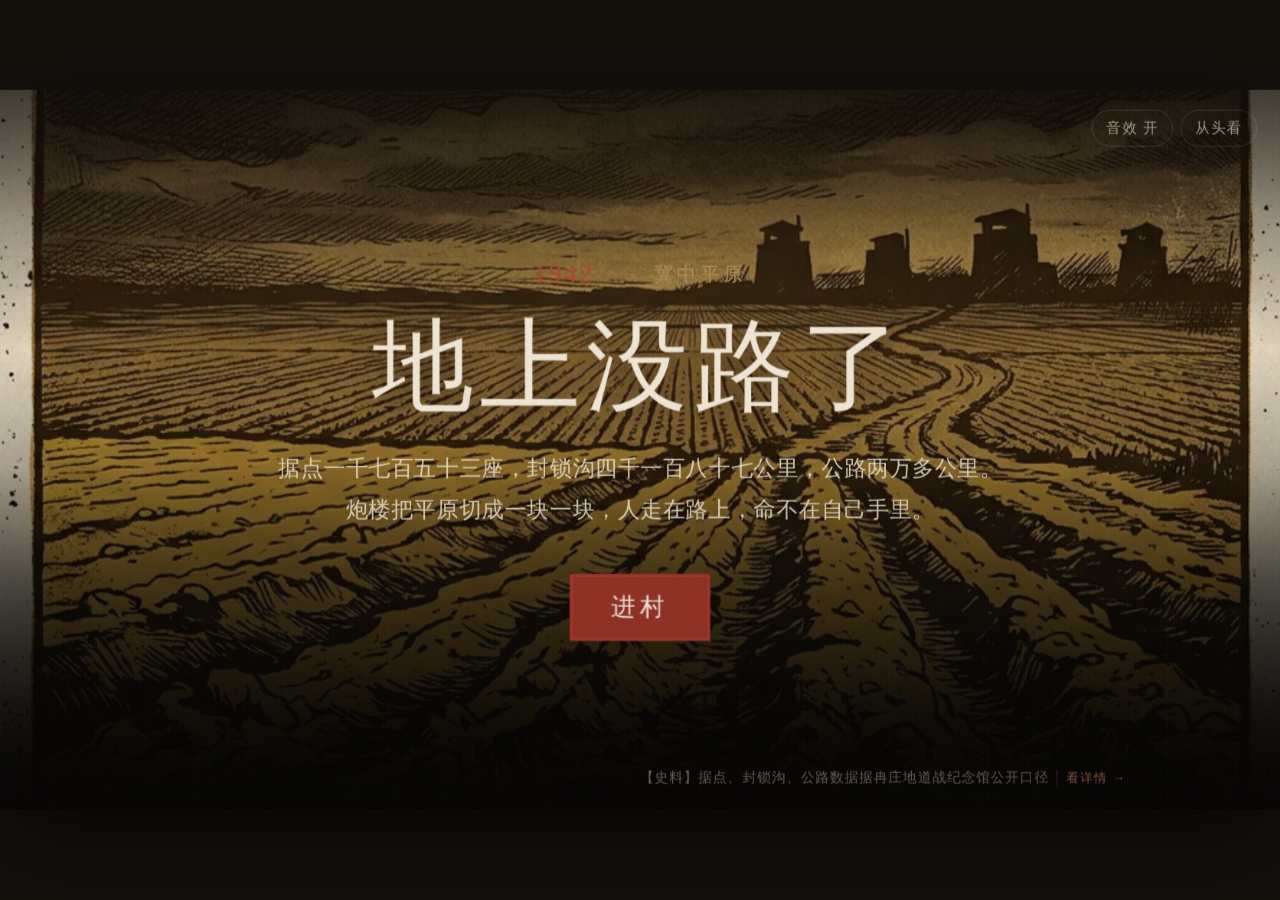
<file: index.html>
<!doctype html>
<html lang="zh-CN">
<head>
<meta charset="utf-8" />
<meta name="viewport" content="width=device-width, initial-scale=1, viewport-fit=cover" />
<meta name="description" content="1942 年冀中平原，人往土里走，路才活下来。一个可交互的地道战叙事网页。" />
<meta name="theme-color" content="#14100c" />
<title>地道战 · 地下长城</title>
<link rel="stylesheet" href="css/base.css" />
<link rel="stylesheet" href="css/stage.css" />
<link rel="stylesheet" href="css/scenes.css" />
<link rel="stylesheet" href="css/extra-intro.css" />
<link rel="stylesheet" href="css/extra-alarm.css" />
<link rel="stylesheet" href="css/extra-hunt.css" />
<link rel="stylesheet" href="css/extra-fortify.css" />
<link rel="stylesheet" href="css/extra-dossier.css" />
<link rel="stylesheet" href="css/extra-stats.css" />
</head>
<body class="booting">

<div id="rotate-hint" aria-hidden="true"><span>把手机横过来，看得更敞亮</span></div>

<div id="rotor">
  <div id="stage" class="stage">
    <div class="stage-grain" aria-hidden="true"></div>
    <div class="stage-vignette" aria-hidden="true"></div>
    <div class="film-grain" aria-hidden="true"></div>

    <!-- 0 · 序 -->
    <section class="scene" data-i="0" data-key="prologue">
      <div class="sc-bg" data-bg="plains" aria-hidden="true"></div>
      <div class="sc-inner sc-inner--center">
        <p class="sc-kicker"><b>1942</b><i></i>冀中平原</p>
        <h1 class="sc-title sc-title--xl">地上没路了</h1>
        <p class="sc-lede">据点一千七百五十三座，封锁沟四千一百八十七公里，公路两万多公里。<br />炮楼把平原切成一块一块，人走在路上，命不在自己手里。</p>
        <button class="btn btn--enter" id="btn-enter" type="button"><span>进村</span></button>
      </div>
      <p class="sc-src">【史料】据点、封锁沟、公路数据据冉庄地道战纪念馆公开口径</p>
    </section>

    <!-- 1 · 挖 -->
    <section class="scene" data-i="1" data-key="dig">
      <div class="sc-bg" data-bg="crack" aria-hidden="true"></div>
      <div class="sc-inner">
        <p class="sc-kicker"><b>一</b><i></i>挖</p>
        <h2 class="sc-title">自家院里挖个坑</h2>
        <p class="sc-lede">最早是单口的“蛤蟆蹲”——一口竖井，一个人躲。<br />1941 年冬，敌人发现一个，就往里灌水、放毒。<br />第二年开春，村里开始往两口、往院子里、往隔壁家挖。</p>
      </div>
      <div class="dig" id="dig">
        <div class="dig-soil" id="dig-soil" aria-hidden="true"></div>
        <div class="dig-shaft" id="dig-shaft" aria-hidden="true"></div>
        <div class="dig-grains" id="dig-grains" aria-hidden="true"></div>
        <p class="dig-hint" id="dig-hint">按住画面左右拖动，把土刨出来</p>
        <p class="dig-readout"><span id="dig-depth">0.0</span><i>米</i></p>
        <div class="dig-bar"><span id="dig-bar-fill"></span></div>
      </div>
      <p class="sc-src">【史料】单口“蛤蟆蹲”被破坏后改双口，再发展为户通户、村连村</p>
    </section>

    <!-- 2 · 连 -->
    <section class="scene" data-i="2" data-key="net">
      <div class="sc-bg" data-bg="paper" aria-hidden="true"></div>
      <div class="sc-inner sc-inner--top">
        <p class="sc-kicker"><b>二</b><i></i>连</p>
        <h2 class="sc-title">二十四条支线</h2>
        <p class="sc-lede">十字街四条干线二点二五公里；南北支线十三条，东西支线十一条。<br />户通户、村连村，全长三十二华里，约十六公里。</p>
      </div>
      <div class="puzzle" id="puzzle">
        <svg class="puzzle-stage" id="puzzle-svg" viewBox="124 56 1178 464" preserveAspectRatio="xMidYMid meet" aria-hidden="true"></svg>
        <div class="puzzle-tray" id="puzzle-tray" role="list" aria-label="待拼接的地道段"></div>
        <p class="puzzle-hint" id="puzzle-hint">把七段地道拖进图里，拼成十字街那张网</p>
        <div class="puzzle-count"><span id="puzzle-count">0</span> / 7</div>
      </div>
      <p class="sc-src">【史料】干线与支线数、全长据冉庄地道战纪念馆；洞宽 0.7—0.8 米、高 1—1.5 米</p>
    </section>

    <!-- 3 · 藏 -->
    <section class="scene" data-i="3" data-key="hide">
      <div class="sc-bg" data-bg="yard" aria-hidden="true"></div>
      <div class="sc-inner sc-inner--top">
        <p class="sc-kicker"><b>三</b><i></i>藏</p>
        <h2 class="sc-title">洞口就在脚下</h2>
      </div>
      <div class="cards" id="cards" aria-label="洞口伪装翻卡"></div>
      <p class="cards-hint" id="cards-hint">锅台、炕面、马槽底、井口、面柜、衣柜、织布机下、夹壁墙——平地上的洞口盖一块滑板，上面照常推碾子、垛柴火。把每张卡翻过来，看看它藏的是什么。</p>
      <p class="sc-src">【史料】洞口位置与“翻眼”防毒防水做法据冉庄地道战纪念馆</p>
    </section>

    <!-- 4 · 守 -->
    <section class="scene" data-i="4" data-key="guard">
      <div class="sc-bg" data-bg="night" aria-hidden="true"></div>
      <div class="sc-inner sc-inner--top">
        <p class="sc-kicker"><b>四</b><i></i>守</p>
        <h2 class="sc-title">五防：水毒火钻破</h2>
        <p class="sc-lede">灌水就挖“翻眼”把水引走；放毒就把毒气导进下层、封住口；<br />点火有挡火墙；敌人钻进来，有卡口和陷阱。</p>
      </div>
      <div class="quiz" id="quiz"></div>
      <p class="sc-src">【史料】五防与“翻眼”“卡口”做法据冉庄地道战纪念馆与民兵口述</p>
    </section>

    <!-- 5 · 打 -->
    <section class="scene" data-i="5" data-key="fight">
      <div class="sc-bg" data-bg="roof" aria-hidden="true"></div>
      <div class="sc-inner sc-inner--top">
        <p class="sc-kicker"><b>五</b><i></i>打</p>
        <h2 class="sc-title">打一枪，换一个地方</h2>
        <p class="sc-lede">村边先杀伤，把敌人往村里引；高房、院落、街巷三层火力；<br />打完就下地道，从另一个洞口出来。</p>
      </div>
      <div class="shooter" id="shooter">
        <div class="shooter-field" id="shooter-field"></div>
        <div class="shooter-hud">
          <span class="shooter-time" id="shooter-time">25.0</span>
          <span class="shooter-hit" id="shooter-hit">0</span>
          <span class="shooter-msg" id="shooter-msg"></span>
        </div>
        <button class="btn btn--small" id="shooter-start" type="button">开始</button>
      </div>
      <p class="sc-src">【影片】【史料】台词与战法，电影与史实分别标注</p>
    </section>

    <!-- 6 · 人 -->
    <section class="scene" data-i="6" data-key="man">
      <div class="sc-bg" data-bg="cell" aria-hidden="true"></div>
      <div class="sc-inner sc-inner--top">
        <p class="sc-kicker"><b>六</b><i></i>人</p>
        <h2 class="sc-title">张森林，三十四岁</h2>
        <p class="sc-lede">1943 年，敌人逼他交出党员名单和地道图，他没交。<br />被活埋时三十四岁。狱中留下《就义辞》。</p>
      </div>
      <div class="poem" id="poem"></div>
      <p class="sc-src">【史料】张森林（1909—1943）事迹与《就义辞》据冉庄地道战纪念馆与地方史志</p>
    </section>

    <!-- 7 · 尾 -->
    <section class="scene" data-i="7" data-key="today">
      <div class="sc-bg" data-bg="field" aria-hidden="true"></div>
      <div class="sc-inner sc-inner--top">
        <p class="sc-kicker"><b>尾</b><i></i>地下长城</p>
        <h2 class="sc-title">地上照常种庄稼</h2>
        <p class="sc-lede">纪念馆、二十万平方米保护区、地下保留三千米。<br />地里长着玉米，地下是当年的路。</p>
        <p class="poster-note">图片来源：AI 生成氛围图与程序化图形，非史料影像 · 参考影片：一九六五年八一电影制片厂《地道战》</p>
      </div>
      <div class="poster-wrap">
        <canvas id="poster" width="750" height="1334" aria-label="分享海报预览"></canvas>
        <button class="btn btn--small" id="btn-poster" type="button">再生成一张</button>
        <button class="btn btn--small btn--ghost" id="btn-save" type="button">保存图片</button>
      </div>
      <p class="sc-src">【史料】保护区面积与地下保留长度据冉庄地道战纪念馆公开口径</p>
    </section>

    <!-- 导航 -->
    <nav class="nav" id="nav" aria-label="章节导航">
      <button class="nav-btn" id="nav-prev" type="button" aria-label="上一段">‹</button>
      <ol class="nav-dots" id="nav-dots"></ol>
      <button class="nav-btn" id="nav-next" type="button" aria-label="下一段">›</button>
    </nav>

    <div class="hud">
      <button class="hud-btn" id="btn-mute" type="button" aria-pressed="false">音效 开</button>
      <button class="hud-btn" id="btn-restart" type="button">从头看</button>
    </div>

    <div class="loader" id="loader" aria-hidden="true"><span></span></div>
  </div>
</div>

<script src="js/motion.js"></script>
<script src="js/audio.js"></script>
<script src="js/data/content.js"></script>
<script src="js/stage.js"></script>
<script src="js/dig.js"></script>
<script src="js/puzzle.js"></script>
<script src="js/cards.js"></script>
<script src="js/hunt.js"></script>
<script src="js/fortify.js"></script>
<script src="js/shooter.js"></script>
<script src="js/poem.js"></script>
<script src="js/stats.js"></script>
<script src="js/dossier.js"></script>
<script src="js/poster.js"></script>
<script src="js/alarm.js"></script>
<script src="js/intro.js"></script>
<script src="js/boot.js"></script>
</body>
</html>
</file>
<file: css/base.css>
/* base.css — 重置、颜色、排版、通用控件 */

:root {
  --ink: #241d15;
  --ink-2: #4d3d2c;
  --ink-3: #7a6650;
  --paper: #efe6d4;
  --paper-2: #e3d5bd;
  --paper-3: #d6c5a8;
  --earth: #b08a5a;
  --earth-2: #8a6a41;
  --earth-3: #5d472c;
  --zhu: #8c2f24;
  --zhu-2: #b0432f;
  --night: #14100c;
  --night-2: #1f180f;
  --lamp: #e8b35a;
  --ok: #5d7a46;

  --font-serif: "Songti SC", "Source Han Serif SC", "Noto Serif CJK SC", "STSong", "SimSun", serif;
  --font-sans: "PingFang SC", "HarmonyOS Sans SC", "Source Han Sans SC", "Microsoft YaHei", sans-serif;

  --ease-out: cubic-bezier(.23, .65, .27, 1);
  --ease-soft: cubic-bezier(.33, .1, .25, 1);
}

*,
*::before,
*::after { box-sizing: border-box; }

html, body {
  margin: 0;
  padding: 0;
  height: 100%;
  overflow: hidden;
  overscroll-behavior: none;
  background: var(--night);
  color: var(--paper);
  font-family: var(--font-sans);
  -webkit-text-size-adjust: 100%;
  -webkit-font-smoothing: antialiased;
  text-rendering: optimizeLegibility;
}

body {
  overscroll-behavior: none;
  touch-action: none;
  user-select: none;
  -webkit-user-select: none;
}

button {
  font: inherit;
  color: inherit;
  border: 0;
  padding: 0;
  background: none;
  cursor: pointer;
  -webkit-tap-highlight-color: transparent;
}

h1, h2, h3, p, ol, ul, li, figure { margin: 0; padding: 0; }
li { list-style: none; }

svg { display: block; }

/* ---------- 按钮 ---------- */

.btn {
  display: inline-flex;
  align-items: center;
  justify-content: center;
  gap: 12px;
  padding: 20px 52px;
  font-family: var(--font-serif);
  font-size: 32px;
  letter-spacing: .18em;
  color: var(--paper);
  background: var(--zhu);
  border: 2px solid var(--zhu);
  transition: transform .28s var(--ease-out), background .28s, color .28s;
  will-change: transform;
}

.btn:hover { transform: translateY(-2px); background: var(--zhu-2); }
.btn:active { transform: translateY(1px) scale(.985); }

.btn--ghost {
  background: transparent;
  color: var(--paper);
  border-color: color-mix(in srgb, var(--paper) 42%, transparent);
}
.btn--ghost:hover { background: color-mix(in srgb, var(--paper) 12%, transparent); }

.btn--small {
  padding: 12px 30px;
  font-size: 24px;
  letter-spacing: .12em;
}

.btn--enter {
  position: relative;
  margin-top: 56px;
}

/* 呼吸圈：用 transform/opacity（走合成层）而不是 box-shadow（每帧重绘），
   手机上一帧 box-shadow 扩散 22px 会让按钮边缘抖，看着像闪。 */
.btn--enter::after {
  content: "";
  position: absolute;
  inset: 0;
  border-radius: inherit;
  border: 2px solid rgba(176, 67, 47, .55);
  animation: pulse-ring 2.6s var(--ease-soft) infinite;
  pointer-events: none;
  will-change: transform, opacity;
}

@keyframes pulse-ring {
  0% { transform: scale(1); opacity: .8; }
  62% { transform: scale(1.26); opacity: 0; }
  100% { transform: scale(1.26); opacity: 0; }
}

/* ---------- 工具 ---------- */

.sr-only {
  position: absolute;
  width: 1px; height: 1px;
  margin: -1px; padding: 0;
  overflow: hidden;
  clip: rect(0 0 0 0);
  white-space: nowrap;
  border: 0;
}
</file>
<file: css/stage.css>
/* stage.css — 固定舞台、缩放、旋转、纸纹与暗角 */

#rotor {
  position: fixed;
  left: 50%;
  top: 50%;
  transform: translate(-50%, -50%);
  transform-origin: 50% 50%;
  will-change: transform;
}

#rotor.is-portrait { transform: translate(-50%, -50%) rotate(90deg); }

#rotate-hint {
  position: fixed;
  left: 50%;
  bottom: 18px;
  transform: translateX(-50%) translateY(12px);
  z-index: 40;
  padding: 12px 24px;
  font-size: 13px;
  letter-spacing: .12em;
  color: var(--paper);
  background: rgba(20, 16, 12, .82);
  border: 1px solid rgba(239, 230, 212, .22);
  border-radius: 999px;
  opacity: 0;
  pointer-events: none;
  transition: opacity .4s, transform .4s var(--ease-out);
}
#rotate-hint.is-on { opacity: 1; transform: translateX(-50%) translateY(0); }

.stage {
  position: absolute;
  left: 50%;
  top: 50%;
  width: 1672px;
  height: 941px;
  transform-origin: 50% 50%;
  transform: translate(-50%, -50%);
  overflow: hidden;
  background: var(--night);
  box-shadow: 0 40px 120px rgba(0, 0, 0, .6);
}

/* 纸纹 */
.stage-grain {
  position: absolute;
  inset: -10%;
  z-index: 30;
  pointer-events: none;
  opacity: .17;
  mix-blend-mode: overlay;
  background-image: url("data:image/svg+xml,%3Csvg xmlns='http://www.w3.org/2000/svg' width='260' height='260'%3E%3Cfilter id='n'%3E%3CfeTurbulence type='fractalNoise' baseFrequency='0.88' numOctaves='3' stitchTiles='stitch'/%3E%3C/filter%3E%3Crect width='100%25' height='100%25' filter='url(%23n)'/%3E%3C/svg%3E");
  background-size: 260px 260px;
}

/* 暗角 */
.stage-vignette {
  position: absolute;
  inset: 0;
  z-index: 31;
  pointer-events: none;
  background:
    radial-gradient(120% 90% at 50% 46%, transparent 42%, rgba(10, 8, 6, .55) 100%),
    linear-gradient(180deg, rgba(10, 8, 6, .28), transparent 18%, transparent 82%, rgba(10, 8, 6, .42));
}

/* 老胶片：极淡的竖向齿孔纹 + 放映机抖动 */
.film-grain {
  position: absolute;
  inset: 0;
  z-index: 32;
  pointer-events: none;
  opacity: .5;
  background-image:
    repeating-linear-gradient(90deg, rgba(255, 255, 255, .03) 0 1px, transparent 1px 4px),
    repeating-linear-gradient(0deg, rgba(0, 0, 0, .05) 0 1px, transparent 1px 3px);
  animation: film-flicker 7.5s steps(1) infinite;
  will-change: opacity;
}
@keyframes film-flicker {
  0%, 88%, 100% { opacity: .5; }
  89% { opacity: .34; }
  90% { opacity: .58; }
  91% { opacity: .42; }
  92% { opacity: .6; }
  93% { opacity: .46; }
}

/* 手机上别用 mix-blend-mode：Safari/Edge 移动端会为它单独建合成层，
   缩放后的舞台每帧都要重组，看着就是按钮在跳、边缘发虚。
   胶片齿孔纹也一并关掉——它在手机上几乎看不见，却一直占着一层。 */
@media (max-width: 1024px) {
  .stage-grain { mix-blend-mode: normal; opacity: .1; }
  .film-grain { display: none; }
}

/* 载入 */
.loader {
  position: absolute;
  inset: 0;
  z-index: 60;
  display: grid;
  place-items: center;
  background: var(--night);
  transition: opacity .7s var(--ease-soft), visibility .7s;
}
.loader.is-done { opacity: 0; visibility: hidden; }
.loader span {
  width: 54px;
  height: 54px;
  border: 2px solid rgba(239, 230, 212, .2);
  border-top-color: var(--zhu-2);
  border-radius: 50%;
  animation: spin 1s linear infinite;
}
@keyframes spin { to { transform: rotate(360deg); } }

/* ---------- 场景容器 ---------- */

.scene {
  position: absolute;
  inset: 0;
  display: none;
  overflow: hidden;
}
.scene.is-active { display: block; }

.sc-bg {
  position: absolute;
  inset: 0;
  z-index: 0;
  background-color: var(--night);
  transition: opacity .9s var(--ease-soft), transform 1.2s var(--ease-soft);
}
.sc-bg.is-in { }
.scene.is-active .sc-bg { }

.sc-inner {
  position: absolute;
  left: 118px;
  top: 108px;
  width: 760px;
  z-index: 6;
}
.sc-inner--center {
  left: 0;
  top: 0;
  width: 100%;
  height: 100%;
  display: flex;
  flex-direction: column;
  align-items: center;
  justify-content: center;
  text-align: center;
  padding: 0 180px;
}
.sc-inner--top { top: 92px; }

/* 小标 */
.sc-kicker {
  display: flex;
  align-items: center;
  gap: 16px;
  font-size: 25px;
  letter-spacing: .22em;
  color: var(--earth);
}
.sc-kicker b {
  font-family: var(--font-serif);
  font-weight: 400;
  font-size: 34px;
  letter-spacing: .08em;
  color: var(--zhu-2);
}
.sc-kicker i {
  width: 46px;
  height: 1px;
  background: currentColor;
  opacity: .55;
}

.sc-title {
  margin-top: 26px;
  font-family: var(--font-serif);
  font-weight: 500;
  font-synthesis: none;
  font-size: 78px;
  line-height: 1.16;
  letter-spacing: .03em;
  color: var(--paper);
  text-shadow: 0 8px 40px rgba(0, 0, 0, .55);
}

.sc-title--xl { font-size: 132px; letter-spacing: .06em; }

.sc-lede {
  margin-top: 30px;
  font-size: 29px;
  line-height: 1.85;
  letter-spacing: .02em;
  color: color-mix(in srgb, var(--paper) 82%, transparent);
}

.sc-src {
  position: absolute;
  left: 118px;
  bottom: 30px;
  z-index: 8;
  font-size: 18px;
  letter-spacing: .06em;
  color: color-mix(in srgb, var(--paper) 62%, transparent);
}

.sc-inner--center ~ .sc-src { left: 50%; transform: translateX(-50%); }

/* ---------- 导航与 HUD ---------- */

.nav {
  position: absolute;
  right: 30px;
  bottom: 18px;
  z-index: 34;
  display: flex;
  align-items: center;
  gap: 18px;
  opacity: 0;
  transition: opacity .5s var(--ease-soft), transform .5s var(--ease-out);
}
.nav.is-on { opacity: 1; }
.nav { pointer-events: none; }
.nav.is-on { pointer-events: auto; }

.nav-btn {
  width: 46px;
  height: 46px;
  font-size: 26px;
  line-height: 1;
  color: color-mix(in srgb, var(--paper) 66%, transparent);
  border: 1px solid rgba(239, 230, 212, .2);
  border-radius: 50%;
  transition: background .25s, color .25s, border-color .25s;
}
.nav-btn:hover { color: var(--paper); border-color: rgba(239, 230, 212, .55); }
.nav-btn:disabled { opacity: .25; cursor: default; }

.nav-dots {
  display: flex;
  align-items: center;
  gap: 10px;
}
.nav-dots li button {
  display: block;
  width: 8px;
  height: 8px;
  border-radius: 50%;
  background: rgba(239, 230, 212, .28);
  transition: width .3s var(--ease-out), background .3s, border-radius .3s;
}
.nav-dots li.is-done button { background: rgba(176, 67, 47, .75); }
.nav-dots li.is-active button {
  width: 26px;
  border-radius: 5px;
  background: var(--paper);
}

.hud {
  position: absolute;
  right: 30px;
  top: 26px;
  z-index: 35;
  display: flex;
  gap: 10px;
}
.hud-btn {
  padding: 10px 18px;
  font-size: 19px;
  letter-spacing: .08em;
  color: color-mix(in srgb, var(--paper) 62%, transparent);
  border: 1px solid rgba(239, 230, 212, .18);
  border-radius: 999px;
  transition: color .25s, border-color .25s, background .25s;
}
.hud-btn:hover { color: var(--paper); border-color: rgba(239, 230, 212, .5); }
.hud-btn[aria-pressed="true"] { color: var(--night); background: var(--earth); }
</file>
<file: css/scenes.css>
/* scenes.css — 各段背景与交互 */

/* ============ 背景 ============ */

.sc-bg {
  position: absolute;
  inset: 0;
  overflow: hidden;
  background-color: #0a0806;
}

.sc-bg[data-bg="plains"] {
  background-color: #0a0806;
  background-image:
    linear-gradient(180deg, rgba(6, 5, 4, .58) 0%, rgba(6, 5, 4, .06) 36%, rgba(6, 5, 4, .55) 68%, rgba(6, 5, 4, .94) 100%),
    radial-gradient(120% 90% at 50% 26%, rgba(232, 179, 90, .1), transparent 58%),
    url("../assets/webp/a01-plain.webp");
  background-size: auto, auto, 136% auto;
  background-position: center, center, center 56%;
  background-repeat: no-repeat;
}
.sc-bg[data-bg="plains"]::before {
  content: "";
  position: absolute;
  inset: 0;
  background: linear-gradient(180deg, transparent 0 52%, rgba(6, 5, 4, .42) 74%, rgba(6, 5, 4, .9) 100%);
}
/* 放映机的光，慢慢扫过平原 */
.sc-bg[data-bg="plains"]::after {
  content: "";
  position: absolute;
  inset: -24%;
  pointer-events: none;
  background: radial-gradient(42% 62% at 50% 48%, rgba(255, 238, 204, .13) 0%, rgba(255, 228, 180, .05) 46%, transparent 74%);
  mix-blend-mode: screen;
  opacity: 0;
  animation: lamp-sweep 11s ease-in-out infinite;
  animation-delay: 1.2s;
  will-change: transform, opacity;
}
@keyframes lamp-sweep {
  0%, 58% { opacity: 0; transform: translate3d(-16%, 3%, 0) scale(1); }
  66% { opacity: 1; }
  78% { opacity: .9; }
  90% { opacity: 0; transform: translate3d(15%, -3%, 0) scale(1.14); }
  100% { opacity: 0; transform: translate3d(15%, -3%, 0) scale(1.14); }
}

.sc-bg[data-bg="crack"] {
  background:
    linear-gradient(180deg, #3a2c1c 0%, #4b3925 34%, #2d2216 100%);
}
.sc-bg[data-bg="crack"]::before {
  content: "";
  position: absolute;
  inset: 0;
  background-image:
    repeating-linear-gradient(172deg, rgba(239, 230, 212, .05) 0 2px, transparent 2px 14px),
    repeating-linear-gradient(8deg, rgba(20, 16, 12, .16) 0 3px, transparent 3px 22px);
  opacity: .8;
}
.sc-bg[data-bg="crack"]::after {
  content: "";
  position: absolute;
  left: 56%; top: 0; bottom: 0;
  width: 3px;
  background: linear-gradient(180deg, transparent, rgba(10, 8, 6, .8) 20%, rgba(10, 8, 6, .8) 80%, transparent);
  transform: rotate(2.2deg);
  opacity: .7;
}

.sc-bg[data-bg="paper"] {
  background-color: #e7dbc3;
  background-image:
    linear-gradient(rgba(93, 71, 44, .07) 1px, transparent 1px),
    linear-gradient(90deg, rgba(93, 71, 44, .07) 1px, transparent 1px);
  background-size: 54px 54px;
}
.sc-bg[data-bg="paper"]::after {
  content: "";
  position: absolute;
  inset: 0;
  background: radial-gradient(110% 90% at 50% 50%, transparent 48%, rgba(93, 71, 44, .16) 100%);
}

.sc-bg[data-bg="yard"] {
  background:
    linear-gradient(180deg, #2a2116, #3d2f1f 55%, #241c12);
}
.sc-bg[data-bg="yard"]::before {
  content: "";
  position: absolute;
  inset: 0;
  background-image:
    repeating-linear-gradient(90deg, rgba(20, 16, 12, .2) 0 2px, transparent 2px 26px),
    repeating-linear-gradient(180deg, rgba(176, 138, 90, .07) 0 1px, transparent 1px 26px);
}
.sc-bg[data-bg="yard"]::after {
  content: "";
  position: absolute;
  left: 0; right: 0; top: 0;
  height: 28%;
  background: linear-gradient(180deg, rgba(10, 8, 6, .72), transparent);
}

.sc-bg[data-bg="night"] {
  background-color: #05070a;
  background-image:
    linear-gradient(180deg, rgba(6, 8, 11, .56) 0%, rgba(6, 8, 11, .34) 46%, rgba(4, 5, 7, .88) 100%),
    radial-gradient(90% 70% at 50% 18%, rgba(60, 84, 112, .26) 0%, transparent 60%),
    url("../assets/webp/a06-night.webp");
  background-size: auto, auto, 132% auto;
  background-position: center, center, center 42%;
  background-repeat: no-repeat;
}

.sc-bg[data-bg="roof"] {
  background-color: #0a0603;
  background-image:
    linear-gradient(180deg, rgba(14, 8, 5, .84) 0%, rgba(38, 18, 10, .56) 52%, rgba(10, 6, 3, .95) 100%),
    url("../assets/webp/a04-roof.webp");
  background-size: auto, 138% auto;
  background-position: center, center 52%;
  background-repeat: no-repeat;
}
.sc-bg[data-bg="roof"]::before {
  content: "";
  position: absolute;
  inset: 0;
  background-image: repeating-linear-gradient(118deg, rgba(232, 179, 90, .05) 0 1px, transparent 1px 18px);
}
.sc-bg[data-bg="roof"]::after {
  content: "";
  position: absolute;
  right: 0; bottom: 0;
  width: 36%; height: 48%;
  background: linear-gradient(210deg, rgba(10, 7, 5, .78), rgba(10, 7, 5, .12));
  clip-path: polygon(100% 0, 100% 100%, 0 100%);
}

.sc-bg[data-bg="cell"] {
  background-color: #050504;
  background-image:
    linear-gradient(180deg, rgba(9, 9, 8, .78) 0%, rgba(9, 9, 8, .54) 44%, rgba(5, 5, 4, .94) 100%),
    url("../assets/webp/a08-cell.webp");
  background-size: auto, 138% auto;
  background-position: center, center 56%;
  background-repeat: no-repeat;
}
.sc-bg[data-bg="cell"]::before {
  content: "";
  position: absolute;
  left: 62%; top: 6%;
  width: 210px; height: 250px;
  background: linear-gradient(168deg, rgba(226, 214, 186, .34), rgba(226, 214, 186, .04));
  clip-path: polygon(0 0, 100% 0, 100% 100%, 0 100%);
  filter: blur(2px);
  opacity: .8;
}
.sc-bg[data-bg="cell"]::after {
  content: "";
  position: absolute;
  inset: 0;
  background-image: repeating-linear-gradient(90deg, rgba(10, 10, 9, .55) 0 10px, transparent 10px 46px);
  opacity: .55;
}

.sc-bg[data-bg="field"] {
  background-color: #080604;
  background-image:
    linear-gradient(180deg, rgba(10, 8, 5, .64) 0%, rgba(16, 12, 7, .3) 40%, rgba(8, 6, 4, .9) 100%),
    url("../assets/webp/a01-plain.webp");
  background-size: auto, 136% auto;
  background-position: center, center 60%;
  background-repeat: no-repeat;
}
.sc-bg[data-bg="field"]::before {
  content: "";
  position: absolute;
  inset: 0;
  background: radial-gradient(80% 60% at 50% 34%, rgba(232, 179, 90, .12), transparent 70%);
}
.sc-bg[data-bg="field"]::before {
  content: "";
  position: absolute;
  left: 0; right: 0; bottom: 0;
  height: 34%;
  background-image: repeating-linear-gradient(96deg, rgba(36, 29, 21, .28) 0 2px, transparent 2px 30px);
}
.sc-bg[data-bg="field"]::after {
  content: "";
  position: absolute;
  left: 0; right: 0; top: 0;
  height: 52%;
  background: linear-gradient(180deg, rgba(20, 16, 12, .34), transparent);
}

/* 交互段：标题降一档，给下面的操作区让位 */
.scene:not([data-key="prologue"]):not([data-key="today"]) .sc-title {
  font-size: 60px;
  line-height: 1.2;
  letter-spacing: -.005em;
}
.scene:not([data-key="prologue"]):not([data-key="today"]) .sc-lede {
  margin-top: 1.15rem;
  font-size: 20px;
  line-height: 1.78;
  max-width: 620px;
}

/* 浅色纸底段（连）：导航与 HUD 反色。
   用兄弟选择器，不依赖 stage.js 写的 body[data-scene]，从根上避开时序问题。 */
.scene[data-key="net"].is-active ~ .nav .nav-btn {
  color: #3d2f1f;
  border-color: rgba(61, 47, 31, .42);
}
.scene[data-key="net"].is-active ~ .nav .nav-btn:hover {
  color: #241d15;
  border-color: rgba(61, 47, 31, .8);
}
.scene[data-key="net"].is-active ~ .nav .nav-dots li button { background: rgba(61, 47, 31, .32); }
.scene[data-key="net"].is-active ~ .nav .nav-dots li.is-done button { background: rgba(140, 47, 36, .8); }
.scene[data-key="net"].is-active ~ .nav .nav-dots li.is-active button { background: #8c2f24; }
.scene[data-key="net"].is-active ~ .hud .hud-btn {
  color: #3d2f1f;
  border-color: rgba(61, 47, 31, .42);
}
.scene[data-key="net"].is-active ~ .hud .hud-btn:hover {
  color: #241d15;
  border-color: rgba(61, 47, 31, .8);
}
.scene[data-key="net"].is-active ~ .hud .hud-btn[aria-pressed="true"] {
  color: var(--paper);
  background: #6b4f2c;
}

/* 纸色段的字色 */
.scene[data-key="net"] .sc-title { color: #241d15; text-shadow: none; }
.scene[data-key="net"] .sc-lede { color: #4d3d2c; }
.scene[data-key="net"] .sc-kicker { color: #8a6a41; }
.scene[data-key="net"] .sc-kicker b { color: #8c2f24; }
.scene[data-key="net"] .sc-src { color: rgba(77, 61, 44, .62); }

/* ---------- 段级微调 ---------- */
.scene[data-key="dig"] .sc-title { font-size: 70px; }
.scene[data-key="net"] .sc-inner { width: 1010px; }
.scene[data-key="hide"] .sc-inner { width: 960px; }
.scene[data-key="hide"] .sc-lede { display: none; }
.scene[data-key="guard"] .sc-inner { width: 900px; }
.scene[data-key="guard"] .sc-lede { font-size: 26px; max-width: 740px; }
.scene[data-key="fight"] .sc-lede { font-size: 26px; max-width: 740px; }

.scene[data-key="field"] .sc-bg { }

/* ============ 一 · 挖 ============ */

.dig {
  --p: 0;
  position: absolute;
  right: 118px;
  top: 118px;
  width: 600px;
  height: 704px;
  overflow: hidden;
  border: 1px solid rgba(239, 230, 212, .16);
  background: #4a3a24;
  cursor: ew-resize;
  touch-action: none;
  user-select: none;
  box-shadow: inset 0 0 90px rgba(0, 0, 0, .7);
}
.dig.is-digging { cursor: grabbing; }

.dig-soil {
  position: absolute;
  inset: 0;
  background:
    repeating-linear-gradient(174deg, rgba(239, 230, 212, .045) 0 2px, transparent 2px 13px),
    linear-gradient(180deg,
      #7b603d 0%, #6b5233 6%, #5d472a 22%,
      #4f3d26 40%, #5a4529 58%, #453520 76%, #2e2315 100%);
}
.dig-soil::before {
  content: "";
  position: absolute;
  inset: 0;
  background-image:
    linear-gradient(180deg, transparent 0 21%, rgba(24, 18, 12, .26) 21.4%, transparent 22.2%),
    linear-gradient(180deg, transparent 0 47%, rgba(24, 18, 12, .22) 47.4%, transparent 48.4%),
    linear-gradient(180deg, transparent 0 73%, rgba(24, 18, 12, .2) 73.4%, transparent 74.4%);
  opacity: .9;
}
.dig-soil::after {
  content: "";
  position: absolute;
  inset: 0;
  background-image:
    radial-gradient(circle at 16% 18%, rgba(20, 16, 12, .55) 0 3px, transparent 3px),
    radial-gradient(circle at 68% 33%, rgba(20, 16, 12, .45) 0 4px, transparent 4px),
    radial-gradient(circle at 38% 61%, rgba(20, 16, 12, .42) 0 3px, transparent 3px),
    radial-gradient(circle at 82% 72%, rgba(20, 16, 12, .4) 0 5px, transparent 5px),
    radial-gradient(circle at 54% 88%, rgba(20, 16, 12, .45) 0 4px, transparent 4px);
  opacity: .85;
}

.dig-shaft {
  position: absolute;
  left: 50%;
  top: 62px;
  width: 186px;
  height: calc(18px + var(--p) * 452px);
  transform: translateX(-50%);
  background:
    linear-gradient(90deg, rgba(0, 0, 0, .94) 0%, #191108 15%, #0b0806 50%, #191108 85%, rgba(0, 0, 0, .94) 100%);
  clip-path: polygon(0 0, 100% 0, 95% 100%, 5% 100%);
  box-shadow: inset 0 0 42px rgba(0, 0, 0, .95);
  transition: height .18s linear;
}
.dig-shaft::before {
  content: "";
  position: absolute;
  left: 0; right: 0; top: 0;
  height: 12px;
  background: linear-gradient(180deg, rgba(239, 230, 212, .24), transparent);
}
.dig-shaft::after {
  content: "";
  position: absolute;
  left: 0; right: 0; bottom: 0;
  height: 28%;
  background: linear-gradient(180deg, transparent, rgba(0, 0, 0, .82));
}

.dig-hint {
  position: absolute;
  left: 24px;
  right: 24px;
  bottom: 86px;
  max-width: 300px;
  text-align: left;
  font-size: 19px;
  line-height: 1.6;
  letter-spacing: .04em;
  color: rgba(239, 230, 212, .72);
  pointer-events: none;
}

.dig-readout {
  position: absolute;
  left: 26px;
  bottom: 22px;
  display: flex;
  align-items: baseline;
  gap: 7px;
  font-family: var(--font-serif);
  color: var(--paper);
  text-shadow: 0 4px 16px rgba(0, 0, 0, .85);
  pointer-events: none;
}
.dig-readout span { font-size: 56px; letter-spacing: .02em; }
.dig-readout i { font-style: normal; font-size: 20px; opacity: .62; }

.dig-grains {
  position: absolute;
  inset: 0;
  overflow: hidden;
  pointer-events: none;
  z-index: 3;
}
.dig-grain {
  position: absolute;
  display: block;
  border-radius: 1px;
  background: linear-gradient(180deg, #9a7040, #5c4023);
  box-shadow: 0 1px 0 rgba(0, 0, 0, .4), 0 0 5px rgba(0, 0, 0, .45);
  opacity: 0;
  will-change: transform, opacity;
}

.dig-bar {
  position: absolute;
  left: 0; right: 0; bottom: 0;
  height: 5px;
  background: rgba(10, 8, 6, .6);
}
.dig-bar span {
  display: block;
  height: 100%;
  width: 100%;
  transform-origin: 0 50%;
  transform: scaleX(0);
  background: linear-gradient(90deg, var(--earth), var(--lamp));
  transition: transform .18s linear;
}

/* ============ 二 · 连 ============ */

.puzzle {
  position: absolute;
  left: 150px;
  right: 150px;
  top: 412px;
  bottom: 76px;
  display: grid;
  grid-template-columns: 1fr 216px;
  grid-template-rows: 1fr auto;
  column-gap: 26px;
  row-gap: 10px;
  z-index: 6;
}

.puzzle-stage {
  grid-column: 1;
  grid-row: 1 / span 2;
  width: 100%;
  height: 100%;
  min-height: 0;
  background-image:
    repeating-linear-gradient(0deg, rgba(93, 71, 44, .06) 0 1px, transparent 1px 44px),
    repeating-linear-gradient(90deg, rgba(93, 71, 44, .06) 0 1px, transparent 1px 44px);
  background-size: 44px 44px;
  border-top: 1px solid rgba(93, 71, 44, .16);
  border-bottom: 1px solid rgba(93, 71, 44, .16);
}

.pz-base {
  stroke: rgba(93, 71, 44, .44);
  stroke-width: 7;
  stroke-dasharray: 5 11;
}
/* 「人」这一段转黑白：向一九六五年那部黑白片靠一靠 */
.scene[data-key="man"] .sc-bg {
  filter: grayscale(1) contrast(1.16) brightness(.84);
}
.pz-map { pointer-events: none; }
.pz-field {
  fill: none;
  stroke: rgba(93, 71, 44, .15);
  stroke-width: 2;
}
.pz-street {
  fill: none;
  stroke: rgba(93, 71, 44, .15);
  stroke-width: 3.4;
  stroke-linecap: round;
}
.pz-house {
  fill: rgba(93, 71, 44, .07);
  stroke: rgba(93, 71, 44, .3);
  stroke-width: 1.6;
}
.pz-house-ridge {
  fill: none;
  stroke: rgba(93, 71, 44, .18);
  stroke-width: 1.2;
}
.pz-tree {
  fill: rgba(93, 71, 44, .07);
  stroke: rgba(93, 71, 44, .24);
  stroke-width: 1.2;
}
.pz-tree-stem {
  stroke: rgba(93, 71, 44, .24);
  stroke-width: 1.2;
}
.pz-well {
  fill: none;
  stroke: rgba(93, 71, 44, .28);
  stroke-width: 1.4;
}
.pz-tower {
  fill: rgba(140, 47, 36, .07);
  stroke: rgba(140, 47, 36, .36);
  stroke-width: 1.8;
}
.pz-tower-hole {
  fill: rgba(140, 47, 36, .26);
  stroke: none;
}
.pz-label {
  font-size: 13px;
  letter-spacing: .14em;
  fill: rgba(93, 71, 44, .4);
  font-family: "Songti SC", "SimSun", serif;
}
.pz-spark {
  fill: none;
  stroke: #fffaf0;
  stroke-width: 4.2;
  stroke-linecap: round;
  filter: drop-shadow(0 0 9px rgba(255, 231, 176, 1)) drop-shadow(0 0 24px rgba(255, 176, 84, .75));
  pointer-events: none;
}

.pz-hub {
  fill: rgba(140, 47, 36, .5);
  transition: fill .4s;
}
.pz-hub.is-lit { fill: var(--zhu); filter: url(#pz-glow); }

.pz-piece { opacity: 0; transition: opacity .5s; }
.pz-piece.is-on { opacity: 1; }
.pz-line {
  stroke: var(--earth-2);
  stroke-width: 11;
  transition: stroke .5s;
}
.pz-piece.is-on .pz-line { stroke: var(--zhu); }
.pz-piece.is-on { filter: drop-shadow(0 0 10px rgba(176, 67, 47, .32)); }

.puzzle.is-complete .pz-base { stroke: rgba(140, 47, 36, .3); }

.puzzle-tray {
  display: flex;
  flex-wrap: wrap;
  gap: 10px;
  justify-content: center;
}

.pz-chip {
  display: inline-flex;
  align-items: center;
  gap: 8px;
  padding: 10px 16px;
  font-size: 20px;
  letter-spacing: .05em;
  color: #3d2f1f;
  background: rgba(239, 230, 212, .82);
  border: 1px solid rgba(93, 71, 44, .38);
  border-radius: 4px;
  touch-action: none;
  transition: transform .22s var(--ease-out), background .22s, opacity .3s;
  cursor: grab;
}
.pz-chip:hover { transform: translateY(-2px); background: #f5eddd; }
.pz-chip:active { cursor: grabbing; }
.pz-chip.is-placed { opacity: .3; cursor: default; transform: none; }
.pz-chip-dot {
  width: 8px; height: 8px;
  border-radius: 50%;
  background: var(--zhu);
}
.pz-ghost {
  position: fixed;
  z-index: 999;
  pointer-events: none;
  transform: translate(-50%, -50%) scale(1.06);
  box-shadow: 0 12px 30px rgba(0, 0, 0, .35);
  opacity: .94;
}

.puzzle-hint {
  position: absolute;
  left: 20px;
  top: 14px;
  max-width: 440px;
  text-align: left;
  font-size: 18px;
  line-height: 1.55;
  letter-spacing: .03em;
  color: rgba(77, 61, 44, .6);
  pointer-events: none;
}
.puzzle-count {
  position: absolute;
  right: 0;
  top: -50px;
  font-family: var(--font-serif);
  font-size: 28px;
  color: #8c2f24;
}
.puzzle-count::before {
  content: "已接 ";
  font-size: 21px;
  letter-spacing: .05em;
  color: rgba(77, 61, 44, .62);
}
.puzzle-count span { font-size: 42px; }

/* ============ 三 · 藏 ============ */

.cards {
  position: absolute;
  left: 118px;
  right: 118px;
  top: 300px;
  display: grid;
  grid-template-columns: repeat(4, 1fr);
  gap: 14px;
  z-index: 6;
  perspective: 1600px;
}

.dcard {
  height: 196px;
  perspective: 1200px;
  background: none;
  border: 0;
}
.dcard-inner {
  position: relative;
  display: block;
  width: 100%;
  height: 100%;
  transform-style: preserve-3d;
  transition: transform .76s cubic-bezier(.23, .65, .27, 1);
}
.dcard.is-flipped .dcard-inner { transform: rotateY(180deg); }

.dcard-face {
  position: absolute;
  inset: 0;
  display: flex;
  flex-direction: column;
  justify-content: center;
  padding: 20px;
  backface-visibility: hidden;
  -webkit-backface-visibility: hidden;
  border: 1px solid rgba(239, 230, 212, .2);
}

.dcard-front {
  align-items: center;
  gap: 6px;
  background:
    repeating-linear-gradient(92deg, rgba(20, 16, 12, .12) 0 2px, transparent 2px 13px),
    linear-gradient(160deg, #6b5233, #46351f);
  color: var(--paper);
}
.dcard-front b {
  font-family: var(--font-serif);
  font-size: 40px;
  letter-spacing: .1em;
  font-weight: 600;
}
.dcard-no {
  position: absolute;
  left: 14px; top: 10px;
  font-size: 17px;
  color: rgba(239, 230, 212, .62);
  letter-spacing: .1em;
}
.dcard-tag {
  font-size: 15px;
  color: rgba(232, 179, 90, .9);
  letter-spacing: .1em;
}
.dcard-flip {
  position: absolute;
  right: 14px; bottom: 10px;
  font-size: 16px;
  color: rgba(239, 230, 212, .66);
  letter-spacing: .1em;
}

.dcard-back {
  transform: rotateY(180deg);
  background: linear-gradient(170deg, #efe6d4, #ddd0b6);
  color: #33291c;
  border-color: rgba(93, 71, 44, .4);
}
.dcard-back p {
  font-size: 19px;
  line-height: 1.7;
  letter-spacing: .01em;
}

.cards-hint {
  position: absolute;
  left: 118px;
  right: 118px;
  bottom: 88px;
  max-width: 1180px;
  font-size: 21px;
  line-height: 1.66;
  color: rgba(239, 230, 212, .6);
  letter-spacing: .03em;
  z-index: 6;
}

/* ============ 四 · 守 ============ */

.quiz {
  position: absolute;
  right: 118px;
  top: 322px;
  width: 680px;
  z-index: 6;
}
.quiz-card {
  padding: 34px 38px 30px;
  background: rgba(18, 14, 10, .86);
  border: 1px solid rgba(232, 179, 90, .18);
  box-shadow: 0 26px 70px rgba(0, 0, 0, .55), inset 0 0 60px rgba(0, 0, 0, .5);
  backdrop-filter: blur(6px);
}
.quiz-no {
  font-size: 19px;
  letter-spacing: .14em;
  color: rgba(239, 230, 212, .5);
}
.quiz-no b { color: var(--lamp); font-size: 24px; }
.quiz-q {
  margin-top: 14px;
  font-family: var(--font-serif);
  font-size: 34px;
  line-height: 1.5;
  color: var(--paper);
}
.quiz-opts {
  display: flex;
  flex-direction: column;
  gap: 10px;
  margin-top: 22px;
}
.quiz-opt {
  display: flex;
  align-items: flex-start;
  gap: 14px;
  padding: 14px 18px;
  text-align: left;
  font-size: 23px;
  line-height: 1.5;
  color: rgba(239, 230, 212, .88);
  border: 1px solid rgba(239, 230, 212, .18);
  background: rgba(239, 230, 212, .04);
  transition: background .22s, border-color .22s, opacity .3s;
}
.quiz-opt:hover { background: rgba(239, 230, 212, .1); border-color: rgba(239, 230, 212, .4); }
.quiz-opt:disabled { cursor: default; opacity: .45; }
.quiz-opt.is-right { border-color: #7f9c5e; background: rgba(127, 156, 94, .18); opacity: 1; }
.quiz-opt.is-wrong { border-color: var(--zhu-2); background: rgba(176, 67, 47, .14); opacity: .7; }
.quiz-key {
  flex: none;
  width: 30px; height: 30px;
  display: grid;
  place-items: center;
  font-size: 17px;
  color: var(--night);
  background: rgba(239, 230, 212, .55);
  border-radius: 50%;
}
.quiz-why {
  margin-top: 18px;
  font-size: 19px;
  line-height: 1.72;
  color: rgba(232, 179, 90, .9);
  min-height: 52px;
}
.quiz-end {
  padding: 44px;
  text-align: center;
  font-family: var(--font-serif);
  font-size: 40px;
  letter-spacing: .1em;
  color: var(--paper);
  border: 1px solid rgba(239, 230, 212, .2);
  background: rgba(12, 10, 8, .5);
}

/* ============ 五 · 打 ============ */

.shooter {
  position: absolute;
  right: 118px;
  top: 300px;
  width: 650px;
  height: 480px;
  z-index: 6;
}
.shooter-field {
  position: absolute;
  inset: 0;
  background:
    radial-gradient(circle at 50% 52%, rgba(6, 5, 4, 0) 0 22%, rgba(6, 5, 4, .38) 56%, rgba(5, 4, 3, .88) 100%),
    repeating-linear-gradient(0deg, rgba(239, 230, 212, .018) 0 1px, transparent 1px 44px),
    repeating-linear-gradient(90deg, rgba(239, 230, 212, .018) 0 1px, transparent 1px 44px);
  box-shadow: inset 0 0 100px rgba(0, 0, 0, .72);
  overflow: hidden;
}
.shooter-field::before {
  /* 准星 */
  content: "";
  position: absolute;
  left: 50%; top: 52%;
  width: 64px; height: 64px;
  margin: -32px 0 0 -32px;
  border: 1px solid rgba(232, 179, 90, .22);
  border-radius: 50%;
  opacity: .65;
  pointer-events: none;
}
.shooter-field::after {
  content: "";
  position: absolute;
  left: 50%; top: 52%;
  width: 34px; height: 1px;
  margin: 0 0 0 -17px;
  background: rgba(232, 179, 90, .26);
  box-shadow: 0 -11px 0 rgba(232, 179, 90, .26), 0 11px 0 rgba(232, 179, 90, .26);
  pointer-events: none;
}

.target {
  position: absolute;
  width: 86px;
  height: 86px;
  margin: -43px 0 0 -43px;
  display: grid;
  place-items: center;
  background: none;
  border: 0;
  animation: target-in .26s var(--ease-out) both;
}
.target-ring {
  position: absolute;
  inset: 0;
  border: 2px solid rgba(176, 67, 47, .85);
  border-radius: 50%;
  box-shadow: 0 0 0 6px rgba(176, 67, 47, .12);
  animation: target-pulse 1.1s ease-out infinite;
}
.target-dot {
  width: 26px; height: 26px;
  border-radius: 50%;
  background: radial-gradient(circle at 36% 34%, #f0c98c, #b0432f 68%);
  box-shadow: 0 0 18px rgba(232, 179, 90, .6);
}
.target.is-hit .target-ring { border-color: var(--lamp); transform: scale(1.5); opacity: 0; transition: .3s; }
.target.is-gone { opacity: 0; transform: scale(.7); transition: .3s; }

@keyframes target-in { from { transform: scale(.4); opacity: 0; } to { transform: scale(1); opacity: 1; } }
@keyframes target-pulse {
  0% { box-shadow: 0 0 0 4px rgba(176, 67, 47, .18); }
  70% { box-shadow: 0 0 0 16px rgba(176, 67, 47, 0); }
  100% { box-shadow: 0 0 0 4px rgba(176, 67, 47, .18); }
}

.shooter-hud {
  position: absolute;
  left: 0; top: 0; right: 0;
  padding: 12px 18px 20px;
  display: flex;
  align-items: baseline;
  gap: 14px;
  font-size: 20px;
  letter-spacing: .06em;
  color: rgba(239, 230, 212, .7);
  background: linear-gradient(180deg, rgba(6, 5, 4, .62), rgba(6, 5, 4, 0));
  pointer-events: none;
}
.shooter-time { font-family: var(--font-serif); font-size: 40px; color: var(--lamp); }
.shooter-time::after {
  content: " 秒";
  font-size: 19px;
  letter-spacing: .06em;
  color: rgba(239, 230, 212, .55);
}
.shooter-hit { font-family: var(--font-serif); font-size: 40px; color: var(--paper); }
.shooter-hit::before {
  content: "命中 ";
  font-size: 19px;
  letter-spacing: .06em;
  color: rgba(239, 230, 212, .55);
}
.shooter-msg {
  flex: 1;
  text-align: right;
  font-size: 19px;
  line-height: 1.5;
  color: rgba(239, 230, 212, .62);
}
#shooter-start {
  position: absolute;
  left: 50%;
  bottom: 42px;
  transform: translateX(-50%);
  z-index: 3;
}

/* ============ 六 · 人 ============ */

.poem {
  position: absolute;
  left: 860px;
  right: 118px;
  top: 300px;
  bottom: 78px;
  display: grid;
  place-items: center;
  z-index: 6;
}
.poem-sheet {
  width: 100%;
  padding: 28px 40px 24px;
  background: rgba(10, 10, 9, .62);
  border: 1px solid rgba(226, 214, 186, .2);
  transition: border-color .6s, box-shadow .6s;
}
.poem-sheet.is-done {
  border-color: rgba(232, 179, 90, .55);
  box-shadow: 0 0 60px rgba(232, 179, 90, .12);
}
.poem-title {
  font-family: var(--font-serif);
  font-size: 30px;
  letter-spacing: .4em;
  color: rgba(226, 214, 186, .85);
  text-align: center;
}
.poem-body {
  margin-top: 18px;
  text-align: center;
}
.poem-line {
  font-family: var(--font-serif);
  font-size: 36px;
  line-height: 1.72;
  letter-spacing: .06em;
  color: #efe6d4;
}
.poem-slot {
  display: inline-block;
  min-width: 44px;
  margin: 0 2px;
  border-bottom: 2px solid rgba(232, 179, 90, .55);
  color: var(--lamp);
  vertical-align: baseline;
  line-height: 1.08;
}
.poem-slot.is-filled { border-bottom-color: var(--zhu-2); }

.poem-hint {
  margin-top: 16px;
  text-align: center;
  font-size: 19px;
  letter-spacing: .06em;
  color: rgba(226, 214, 186, .6);
}
.poem-pool {
  margin: 14px auto 0;
  max-width: 600px;
  display: flex;
  flex-wrap: wrap;
  gap: 7px;
  justify-content: center;
}
.poem-key {
  width: 52px;
  height: 52px;
  font-family: var(--font-serif);
  font-size: 28px;
  color: #efe6d4;
  border: 1px solid rgba(226, 214, 186, .3);
  background: rgba(226, 214, 186, .06);
  transition: background .2s, transform .2s var(--ease-out);
}
.poem-key:hover { background: rgba(226, 214, 186, .16); transform: translateY(-2px); }
.poem-key.is-used { opacity: .28; }
.poem-note {
  margin-top: 16px;
  text-align: center;
  font-size: 16px;
  color: rgba(226, 214, 186, .45);
}

/* ============ 尾 ============ */

.poster-wrap {
  position: absolute;
  right: 120px;
  top: 122px;
  display: flex;
  flex-direction: column;
  align-items: center;
  gap: 12px;
}
#poster {
  width: 280px;
  height: 498px;
  border: 1px solid rgba(28, 22, 15, .55);
  box-shadow: 0 10px 22px rgba(20, 16, 12, .38), 0 30px 60px rgba(20, 16, 12, .25);
}
.poster-note {
  margin-top: 20px;
  font-size: 17px;
  line-height: 1.7;
  color: rgba(239, 230, 212, .66);
  text-align: center;
}
</file>
<file: css/extra-intro.css>
/* extra-intro.css — 序章显影的辅助样式（动画本身在 js/intro.js 里用 WAAPI 播） */

.scene[data-key="prologue"] .sc-bg {
  transform-origin: 50% 52%;
}

.scene[data-key="prologue"] .sc-title span {
  display: inline-block;
  backface-visibility: hidden;
}

/* 显影期间别让纸张纹理把模糊动画拖慢 */
.scene[data-key="prologue"] .stage-grain {
  opacity: .5;
}
</file>
<file: css/extra-alarm.css>
/* extra-alarm.css — 警报传递（第 5 段打靶之后的附加关）
   默认隐藏，只有 DD.extra.alarm.start() 时才铺出来。 */

.alarm {
  position: absolute;
  inset: 0;
  z-index: 24;
  display: none;
  flex-direction: column;
  align-items: center;
  justify-content: center;
  gap: 26px;
  background:
    radial-gradient(circle at 50% 48%, rgba(9, 7, 5, .92) 0 42%, rgba(5, 4, 3, .975) 100%);
  font-family: var(--font-serif);
  color: var(--cream, #efe6d4);
}
.alarm.is-live,
.alarm.is-over { display: flex; }

/* 开场问话 */
.alarm-ask {
  display: flex;
  flex-direction: column;
  align-items: center;
  gap: 14px;
  max-width: 880px;
  padding: 0 32px;
  text-align: center;
}
.alarm-ask.is-off { display: none; }
.alarm-tip {
  font-size: 32px;
  letter-spacing: .05em;
  line-height: 1.45;
  color: #efe6d4;
  margin: 0;
}
.alarm-sub {
  font-size: 20px;
  line-height: 1.7;
  letter-spacing: .04em;
  color: rgba(239, 230, 212, .62);
  margin: 0;
}
.alarm-go {
  margin-top: 10px;
  padding: 14px 40px;
  font-size: 22px;
  letter-spacing: .16em;
}

/* 节拍条 */
.alarm-track {
  position: relative;
  width: 980px;
  height: 132px;
  display: none;
  border-top: 1px solid rgba(239, 230, 212, .14);
  border-bottom: 1px solid rgba(239, 230, 212, .14);
  background: linear-gradient(180deg, rgba(239, 230, 212, .035), rgba(239, 230, 212, 0) 42%, rgba(239, 230, 212, .03));
}
.alarm-track.is-on { display: block; }
.alarm-track::before {
  content: "";
  position: absolute;
  left: 0;
  right: 0;
  top: 50%;
  height: 1px;
  background: rgba(239, 230, 212, .16);
}
.alarm-line {
  position: absolute;
  left: 16%;
  top: -18px;
  bottom: -18px;
  width: 2px;
  background: #8c2f24;
  box-shadow: 0 0 24px rgba(140, 47, 36, .6);
}
.alarm-bell {
  position: absolute;
  left: 16%;
  top: 50%;
  transform: translate(-50%, -50%);
  width: 54px;
  height: 54px;
  border-radius: 50%;
  border: 1px solid rgba(232, 179, 90, .5);
  color: #e8b35a;
  font-size: 22px;
  letter-spacing: .02em;
  display: flex;
  align-items: center;
  justify-content: center;
  background: rgba(12, 9, 7, .8);
}
.alarm-lane {
  position: absolute;
  inset: 0;
  overflow: hidden;
}
.alarm-note {
  position: absolute;
  top: 50%;
  left: 0;
  width: 26px;
  height: 26px;
  margin-top: -13px;
  border-radius: 50%;
  background: rgba(239, 230, 212, .82);
  box-shadow: 0 0 18px rgba(239, 230, 212, .3);
  will-change: transform;
}
.alarm-note.is-hit {
  background: #e8b35a;
  box-shadow: 0 0 34px rgba(232, 179, 90, .85);
}

/* 计数 */
.alarm-count {
  display: none;
  font-size: 26px;
  letter-spacing: .08em;
  color: rgba(239, 230, 212, .5);
}
.alarm-count.is-on { display: block; }
.alarm-count b {
  font-size: 46px;
  font-weight: 500;
  color: #e8b35a;
}

/* 提示语 */
.alarm-msg {
  min-height: 34px;
  font-size: 22px;
  letter-spacing: .06em;
  color: rgba(239, 230, 212, .8);
  text-align: center;
}

/* 警报铺开时，把打靶区压暗，别让底下的倒计时透上来 */
.scene[data-i="5"]:has(.alarm.is-live) .shooter,
.scene[data-i="5"]:has(.alarm.is-over) .shooter {
  opacity: .12;
  transition: opacity .35s;
}

/* 敲空时整层轻震 */
.alarm.is-miss {
  animation: alarm-shake .3s linear;
}
@keyframes alarm-shake {
  0%, 100% { transform: translateX(0); }
  22% { transform: translateX(-7px); }
  48% { transform: translateX(6px); }
  74% { transform: translateX(-3px); }
}
</file>
<file: css/extra-hunt.css>
/* extra-hunt.css — 三·藏 的追加关：村里找洞口
 *
 * 只服务 js/hunt.js：一个入口（.hunt-entry）+ 一层段内任务层（.hunt 及 .hunt-*）。
 * 全部绝对定位在 .scene[data-i="3"] 里，不用 position: fixed（舞台被 scale 过）。
 * 土黄 / 纸白 / 朱砂 / 油灯色，无圆角卡片、无渐变按钮、无 emoji。
 */

/* ================================================================ 入口 */

.hunt-entry {
  position: absolute;
  right: 118px;
  top: 150px;
  z-index: 7;
  width: 336px;
  text-align: right;
  opacity: 0;
  visibility: hidden;
  transform: translateY(12px);
  transition: opacity .55s var(--ease-soft), transform .55s var(--ease-out), visibility .55s;
}

.hunt-entry.is-on {
  opacity: 1;
  visibility: visible;
  transform: none;
}

.hunt-entry-kicker {
  font-size: 15px;
  letter-spacing: .24em;
  color: rgba(232, 179, 90, .82);
}

.hunt-entry-btn {
  display: inline-flex;
  align-items: center;
  gap: 16px;
  margin-top: 14px;
  padding: 15px 26px 17px 30px;
  font-family: var(--font-serif);
  font-size: 30px;
  letter-spacing: .14em;
  color: var(--paper);
  background: rgba(16, 12, 8, .58);
  border: 1px solid rgba(232, 179, 90, .42);
  transition: background .3s, border-color .3s, color .3s;
}

.hunt-entry-btn i {
  font-style: normal;
  font-size: 26px;
  color: var(--lamp);
  transition: transform .35s var(--ease-out);
}

.hunt-entry-btn:hover {
  background: rgba(232, 179, 90, .14);
  border-color: rgba(232, 179, 90, .82);
}

.hunt-entry-btn:hover i { transform: translateX(6px); }
.hunt-entry-btn:active { transform: translateY(1px); }

.hunt-entry-note {
  margin-top: 10px;
  min-height: 20px;
  font-size: 16px;
  letter-spacing: .08em;
  color: rgba(239, 230, 212, .46);
}

/* ================================================================ 任务层 */

.hunt {
  position: absolute;
  inset: 0;
  z-index: 36;
  opacity: 0;
  visibility: hidden;
  transition: opacity .38s var(--ease-soft), visibility .38s;
}

.hunt.is-on {
  opacity: 1;
  visibility: visible;
}

/* 找洞口铺开时，先把主 HUD 和翻页点收起来，别跟倒计时抢地方 */
.scene[data-i="3"]:has(.hunt.is-on) ~ .hud,
.scene[data-i="3"]:has(.hunt.is-on) ~ .nav {
  opacity: 0;
  pointer-events: none;
  transition: opacity .3s;
}

/* 四格版画铺满整层；用 100% 100% 是为了让百分比热点跟画面像素一一对齐 */
.hunt-photo {
  position: absolute;
  inset: 0;
  background-color: #1b130b;
  background-image: url("../assets/webp/a05-holes.webp");
  background-position: 50% 50%;
  background-size: 100% 100%;
  background-repeat: no-repeat;
  pointer-events: none;
}

.hunt-veil {
  position: absolute;
  inset: 0;
  background-color: rgba(12, 9, 6, .24);
  background-image: radial-gradient(76% 68% at 50% 47%,
      rgba(10, 7, 5, 0) 0%,
      rgba(10, 7, 5, .30) 64%,
      rgba(10, 7, 5, .68) 100%);
  pointer-events: none;
}

/* ---------------------------------------------------------------- 8 个热点 */

.hunt-field {
  position: absolute;
  inset: 0;
  cursor: crosshair;
  transition: opacity .32s var(--ease-soft);
}

.hunt-spot {
  position: absolute;
  width: 56px;
  height: 56px;
  margin: -28px 0 0 -28px;
  padding: 0;
  border-radius: 50%;
  background: transparent;
  border: 0;
  cursor: crosshair;
  -webkit-tap-highlight-color: transparent;
}

.hunt-spot:focus-visible {
  outline: 2px solid rgba(232, 179, 90, .9);
  outline-offset: 3px;
}

/* 鼠标扫到附近时给一圈极淡的提示，纯盲点太劝退 */
.hunt-spot:hover::after {
  content: "";
  position: absolute;
  inset: 9px;
  border-radius: 50%;
  border: 1px dashed rgba(232, 179, 90, .5);
  animation: hunt-hint 1.1s ease-out infinite;
}
@keyframes hunt-hint {
  0% { transform: scale(.82); opacity: .85; }
  100% { transform: scale(1.24); opacity: 0; }
}

/* 猜中：圆形光斑留下来当记号 */
.hunt-spot.is-found {
  cursor: default;
  background: radial-gradient(circle at 50% 50%,
      rgba(232, 179, 90, .36) 0%,
      rgba(232, 179, 90, .13) 54%,
      rgba(232, 179, 90, 0) 74%);
  box-shadow: 0 0 0 1px rgba(232, 179, 90, .5), 0 0 26px 3px rgba(232, 179, 90, .26);
}

.hunt-ring {
  position: absolute;
  inset: 0;
  border-radius: 50%;
  border: 2px solid #e8b35a;
  box-shadow: 0 0 18px rgba(232, 179, 90, .6);
  opacity: 0;
  pointer-events: none;
}

.hunt-tag {
  position: absolute;
  left: 50%;
  top: calc(100% + 6px);
  transform: translateX(-50%);
  pointer-events: none;
}

.hunt-tag-in {
  display: flex;
  align-items: baseline;
  gap: 8px;
  padding: 3px 11px 5px;
  white-space: nowrap;
  background: rgba(14, 10, 7, .84);
  border-top: 1px solid rgba(232, 179, 90, .62);
  box-shadow: 0 10px 26px rgba(0, 0, 0, .45);
}

.hunt-tag-in i {
  font-style: normal;
  font-size: 14px;
  letter-spacing: .14em;
  color: var(--lamp);
}

.hunt-tag-in b {
  font-family: var(--font-serif);
  font-weight: 500;
  font-size: 25px;
  letter-spacing: .1em;
  color: var(--paper);
}

/* ---------------------------------------------------------------- 顶部读数 */

.hunt-hud {
  position: absolute;
  left: 50%;
  top: 22px;
  z-index: 3;
  transform: translateX(-50%);
  display: flex;
  align-items: center;
  gap: 26px;
  padding: 9px 34px 11px;
  background: rgba(16, 12, 8, .87);
  border: 1px solid rgba(232, 179, 90, .26);
  box-shadow: 0 20px 54px rgba(0, 0, 0, .48);
}

.hunt-clock {
  display: flex;
  align-items: baseline;
  gap: 7px;
}

.hunt-clock b {
  display: inline-block;
  min-width: 1.32em;
  text-align: right;
  font-family: var(--font-serif);
  font-weight: 500;
  font-size: 52px;
  line-height: 1;
  letter-spacing: .02em;
  color: #e8b35a;
  font-variant-numeric: tabular-nums;
}

.hunt-clock i {
  font-style: normal;
  font-size: 20px;
  letter-spacing: .2em;
  color: rgba(239, 230, 212, .56);
}

.hunt-clock.is-low b { color: var(--zhu-2); }

.hunt-hud-sep {
  display: block;
  width: 1px;
  height: 34px;
  background: rgba(239, 230, 212, .16);
}

.hunt-tally {
  font-size: 21px;
  letter-spacing: .08em;
  color: rgba(239, 230, 212, .72);
}

.hunt-tally b {
  margin: 0 4px;
  font-family: var(--font-serif);
  font-weight: 500;
  font-size: 30px;
  color: var(--paper);
  font-variant-numeric: tabular-nums;
}

.hunt-tally em {
  font-style: normal;
  font-size: 19px;
  color: rgba(239, 230, 212, .48);
}

.hunt-msg {
  position: absolute;
  left: 50%;
  top: 106px;
  z-index: 3;
  transform: translateX(-50%) translateY(-4px);
  font-size: 19px;
  letter-spacing: .14em;
  color: var(--lamp);
  opacity: 0;
  pointer-events: none;
  transition: opacity .22s, transform .22s var(--ease-out);
}

.hunt-msg.is-on {
  opacity: 1;
  transform: translateX(-50%);
}

.hunt-peek {
  position: absolute;
  right: 148px;
  top: 30px;
  z-index: 3;
  padding: 10px 20px;
  font-size: 19px;
  letter-spacing: .12em;
  color: rgba(232, 179, 90, .82);
  border: 1px solid rgba(232, 179, 90, .34);
  background: rgba(12, 10, 8, .5);
  transition: color .25s, border-color .25s, background .25s;
}

.hunt-peek i {
  font-style: normal;
  font-size: 15px;
  letter-spacing: .04em;
  color: rgba(176, 67, 47, .9);
  margin-left: 4px;
}

.hunt-peek:hover {
  color: var(--lamp);
  border-color: rgba(232, 179, 90, .7);
  background: rgba(20, 16, 12, .7);
}

.hunt-peek:focus-visible {
  outline: 2px solid rgba(232, 179, 90, .7);
  outline-offset: 3px;
}

/* 提示闪一下：一个虚线圆环在该洞口位置脉动 */
.hunt-spot.is-peek::before {
  content: "";
  position: absolute;
  inset: -12px;
  border-radius: 50%;
  border: 2px dashed rgba(232, 179, 90, .92);
  box-shadow: 0 0 22px 4px rgba(232, 179, 90, .3);
  animation: huntPeek .52s ease-in-out infinite alternate;
  pointer-events: none;
}

@keyframes huntPeek {
  from { opacity: .32; transform: scale(.92); }
  to   { opacity: 1;   transform: scale(1.08); }
}

.hunt-quit {
  position: absolute;
  right: 30px;
  top: 30px;
  z-index: 3;
  padding: 10px 20px;
  font-size: 19px;
  letter-spacing: .16em;
  color: rgba(239, 230, 212, .58);
  border: 1px solid rgba(239, 230, 212, .2);
  transition: color .25s, border-color .25s;
}

.hunt-quit:hover {
  color: var(--paper);
  border-color: rgba(239, 230, 212, .55);
}

.hunt-quit:focus-visible {
  outline: 2px solid rgba(232, 179, 90, .7);
  outline-offset: 3px;
}

.hunt-tip {
  position: absolute;
  left: 118px;
  bottom: 28px;
  z-index: 3;
  font-size: 17px;
  letter-spacing: .05em;
  color: rgba(239, 230, 212, .5);
  pointer-events: none;
}

.hunt-tip span {
  margin-left: 14px;
  color: rgba(239, 230, 212, .32);
}

/* ---------------------------------------------------------------- 结算条 */

.hunt-result {
  position: absolute;
  left: 50%;
  bottom: 96px;
  z-index: 3;
  min-width: 430px;
  padding: 20px 46px 22px;
  text-align: center;
  background: rgba(16, 12, 8, .94);
  border: 1px solid rgba(232, 179, 90, .4);
  box-shadow: 0 28px 74px rgba(0, 0, 0, .62);
  opacity: 0;
  visibility: hidden;
  transform: translateX(-50%) translateY(12px);
  transition: opacity .32s var(--ease-soft), transform .32s var(--ease-out), visibility .32s;
}

.hunt.is-result .hunt-result {
  opacity: 1;
  visibility: visible;
  transform: translateX(-50%);
}

.hunt-result b {
  display: block;
  font-family: var(--font-serif);
  font-weight: 500;
  font-size: 42px;
  letter-spacing: .1em;
  line-height: 1.2;
  color: var(--paper);
}

.hunt-result span {
  display: block;
  margin-top: 8px;
  font-size: 19px;
  letter-spacing: .1em;
  color: rgba(239, 230, 212, .62);
}

.hunt.is-over .hunt-field { opacity: .38; }
</file>
<file: css/extra-fortify.css>
/* extra-fortify.css — 第四段「布防」的样式（配合 js/fortify.js）
   只覆写 #quiz 这一个容器的几何：scenes.css 里 .quiz 是 right:118px / width:680px
   的半栏底，本次要铺满下半版（x118–1554、y348–866），用 #quiz.ft 提高优先级盖过去。
   配色沿用土黄 / 纸白 / 朱砂 / 油灯，宋体，方角，无 emoji。 */

/* ---------------------------------------------------------------- 容器 */

#quiz.ft {
  left: 118px;
  right: 118px;
  top: 348px;
  width: auto;
  height: 518px;
  z-index: 6;
}

.ft-wrap {
  display: flex;
  gap: 26px;
  height: 100%;
}

/* ---------------------------------------------------------------- 左列机关 */

.ft-tray {
  flex: none;
  width: 230px;
  display: flex;
  flex-direction: column;
  gap: 11px;
}

.ft-card {
  position: relative;
  flex: none;
  height: 94px;
  display: flex;
  align-items: center;
  gap: 15px;
  padding: 0 14px;
  text-align: left;
  border: 1px solid rgba(232, 179, 90, .3);
  background: rgba(20, 16, 12, .74);
  box-shadow: inset 0 0 0 1px rgba(0, 0, 0, .35);
  cursor: grab;
  touch-action: none;
  will-change: transform;
  transition: border-color .28s var(--ease-soft),
              background .28s var(--ease-soft),
              box-shadow .28s var(--ease-soft),
              opacity .3s var(--ease-soft);
}
.ft-card:hover {
  border-color: rgba(232, 179, 90, .66);
  background: rgba(28, 22, 15, .82);
}
.ft-card:focus-visible {
  outline: 2px dashed var(--lamp);
  outline-offset: 3px;
}
.ft-card.is-selected {
  border-color: var(--zhu-2);
  background: rgba(58, 24, 18, .8);
  box-shadow: inset 0 0 0 1px rgba(176, 67, 47, .55), 0 0 26px rgba(176, 67, 47, .3);
}
.ft-card.is-dragging {
  z-index: 20;
  cursor: grabbing;
  border-color: var(--zhu-2);
  box-shadow: 0 18px 40px rgba(0, 0, 0, .55), 0 0 0 1px rgba(176, 67, 47, .5);
}
.ft-card.is-placed {
  opacity: .34;
  cursor: default;
  filter: saturate(.35);
}

.ft-seal {
  flex: none;
  width: 48px;
  height: 48px;
  display: flex;
  align-items: center;
  justify-content: center;
  font-family: var(--font-serif);
  font-size: 25px;
  line-height: 1;
  color: var(--paper);
  border: 1px solid rgba(232, 179, 90, .55);
  background: rgba(176, 67, 47, .16);
}
.ft-txt {
  display: flex;
  flex-direction: column;
  gap: 5px;
  min-width: 0;
}
.ft-txt b {
  font-family: var(--font-serif);
  font-size: 22px;
  font-weight: 500;
  letter-spacing: .14em;
  color: var(--paper);
}
.ft-txt i {
  font-style: normal;
  font-size: 15px;
  letter-spacing: .08em;
  color: var(--earth);
  white-space: nowrap;
}

/* ---------------------------------------------------------------- 剖面图 */

.ft-board {
  position: relative;
  flex: none;
  width: 1180px;
  height: 514px;
  border: 1px solid rgba(232, 179, 90, .42);
  box-shadow: 0 0 0 1px rgba(0, 0, 0, .5), 0 26px 60px rgba(0, 0, 0, .45);
  transition: box-shadow .5s var(--ease-soft);
}
.ft-board.is-clear {
  box-shadow: 0 0 0 1px rgba(176, 67, 47, .6), 0 0 64px rgba(176, 67, 47, .3),
              0 26px 60px rgba(0, 0, 0, .45);
}

.ft-pic {
  position: absolute;
  inset: 0;
  overflow: hidden;
}

/* 图按框宽 1180 铺开 → 高 644；框只有 514，所以上移 65px，上下各裁 65px。
   投放位的百分比是相对原图（1400×764）的，算在这块 1180×644 的布上。 */
.ft-canvas {
  position: absolute;
  left: 0;
  top: -65px;
  width: 100%;
  height: 644px;
  background: url("../assets/webp/a02-crack.webp") 0 0 / 100% 100% no-repeat;
}

.ft-slot {
  position: absolute;
  width: 54px;
  height: 54px;
  margin: -27px 0 0 -27px;
  border: 1.5px solid rgba(232, 179, 90, .55);
  border-radius: 50%;
  background: rgba(20, 16, 12, .5);
  box-shadow: inset 0 0 0 1px rgba(0, 0, 0, .38), 0 0 0 5px rgba(20, 16, 12, .12);
  cursor: pointer;
  transition: border-color .25s, background .25s, box-shadow .25s, transform .3s var(--ease-out);
}
.ft-slot::before {
  content: "";
  position: absolute;
  left: 50%;
  top: 50%;
  width: 4px;
  height: 4px;
  margin: -2px 0 0 -2px;
  border-radius: 50%;
  background: rgba(232, 179, 90, .8);
  transition: opacity .2s;
}
.ft-slot:hover {
  border-color: var(--lamp);
  box-shadow: inset 0 0 0 1px rgba(0, 0, 0, .3), 0 0 20px rgba(232, 179, 90, .45);
}
.ft-slot.is-hot {
  border-color: var(--zhu-2);
  background: rgba(176, 67, 47, .24);
  box-shadow: 0 0 0 9px rgba(176, 67, 47, .2), 0 0 26px rgba(176, 67, 47, .55);
  transform: scale(1.14);
}
.ft-board.is-aiming .ft-slot:not(.is-done) {
  border-style: dashed;
  border-color: rgba(232, 179, 90, .85);
}
.ft-slot.is-done {
  border-color: var(--zhu-2);
  background: rgba(140, 47, 36, .28);
  box-shadow: 0 0 0 1px rgba(176, 67, 47, .5), 0 0 22px rgba(176, 67, 47, .35);
  cursor: default;
}
.ft-slot.is-done::before { opacity: 0; }

.ft-token {
  position: absolute;
  inset: 0;
  display: flex;
  align-items: center;
  justify-content: center;
  font-family: var(--font-serif);
  font-size: 24px;
  line-height: 1;
  color: var(--paper);
  background: var(--zhu);
  border-radius: 50%;
  box-shadow: inset 0 0 0 2px rgba(239, 230, 212, .32);
  opacity: 0;
  transform: scale(.45);
  transition: opacity .28s var(--ease-out), transform .36s var(--ease-out);
}
.ft-slot.is-done .ft-token {
  opacity: 1;
  transform: none;
}

/* ---------------------------------------------------------------- 布防册 */

.ft-ledger {
  position: absolute;
  left: 916px;
  top: 100px;
  width: 638px;
  padding: 15px 20px 17px;
  z-index: 6;
  background: linear-gradient(180deg, rgba(20, 16, 12, .6), rgba(20, 16, 12, .4));
  border: 1px solid rgba(232, 179, 90, .16);
  box-shadow: 0 18px 46px rgba(0, 0, 0, .28);
}

.ft-led-h {
  display: flex;
  align-items: baseline;
  justify-content: space-between;
  padding-bottom: 8px;
  border-bottom: 1px solid rgba(232, 179, 90, .34);
}
.ft-led-k {
  font-family: var(--font-serif);
  font-size: 16px;
  letter-spacing: .36em;
  color: var(--earth);
}
.ft-led-c {
  font-size: 16px;
  letter-spacing: .04em;
  color: color-mix(in srgb, var(--paper) 68%, transparent);
}
.ft-led-c b {
  font-family: var(--font-serif);
  font-size: 23px;
  font-weight: 500;
  color: var(--lamp);
  padding: 0 3px;
}
.ft-led-c .ft-m { color: var(--zhu-2); }

.ft-led-t {
  margin-top: 10px;
  font-size: 17px;
  line-height: 1.62;
  color: color-mix(in srgb, var(--paper) 58%, transparent);
}

.ft-why {
  margin-top: 12px;
  font-family: var(--font-serif);
  font-size: 20px;
  line-height: 1.68;
  color: color-mix(in srgb, var(--paper) 72%, transparent);
  transition: color .3s var(--ease-soft);
}
.ft-why.is-idle { color: color-mix(in srgb, var(--paper) 46%, transparent); }
.ft-why.is-good { color: rgba(232, 179, 90, .95); }
.ft-why.is-bad { color: var(--zhu-2); }

  .ft-why { color: rgba(239, 230, 212, .78); }
}
</file>
<file: css/extra-dossier.css>
/* extra-dossier.css — 史料抽屉：段底出处行后的“看详情”，从右侧滑出一层纸卡 */

/* ── 触发按钮（插在每段 .sc-src 行尾） ───────────────────── */
.dd-src-more {
  display: inline-block;
  margin-left: 10px;
  padding: 0 0 1px 12px;
  border: 0;
  border-left: 1px solid rgba(239, 230, 212, 0.3);
  background: none;
  color: #d98b6a;
  font: inherit;
  font-size: 16px;
  line-height: 1.4;
  letter-spacing: 0.12em;
  cursor: pointer;
  vertical-align: baseline;
  transition: color 0.2s var(--ease-soft), border-color 0.2s var(--ease-soft);
}
.dd-src-more:hover { color: #f0b48e; border-left-color: rgba(239, 230, 212, 0.6); }
.dd-src-more:active { color: #efe6d4; }
.dd-src-more:focus-visible { outline: 1px dashed currentColor; outline-offset: 4px; }

/* 第二段是纸色底，出处行本来就用深褐，按钮跟着换深朱砂 */
.scene[data-key="net"] .dd-src-more { color: #8c2f24; border-left-color: rgba(77, 61, 44, 0.35); }
.scene[data-key="net"] .dd-src-more:hover { color: #b0432f; border-left-color: rgba(77, 61, 44, 0.65); }
.scene[data-key="net"] .dd-src-more:active { color: #5d472c; }

/* ── 覆盖层（absolute，跟着 1672×941 的舞台缩放） ─────────── */
.dd-layer {
  position: absolute;
  inset: 0;
  z-index: 44;
  display: none;
}
.dd-layer.is-on { display: block; }

.dd-mask {
  position: absolute;
  inset: 0;
  z-index: 0;
  background: rgba(10, 7, 4, 0.56);
  opacity: 0;
  transition: opacity 0.3s var(--ease-soft);
  cursor: pointer;
}
.dd-layer.is-open .dd-mask { opacity: 1; }

/* ── 抽屉本体 ───────────────────────────────────────────── */
.dd-drawer {
  position: absolute;
  top: 0;
  right: 0;
  z-index: 1;
  display: flex;
  flex-direction: column;
  width: 520px;
  height: 100%;
  background: #efe6d4;
  color: #241d15;
  border-left: 1px solid #8a6a41;
  box-shadow: -22px 0 48px rgba(0, 0, 0, 0.42);
  font-family: var(--font-serif);
  transform: translateX(100%);
  transition: transform 0.44s var(--ease-out);
  user-select: text;
}
.dd-layer.is-open .dd-drawer { transform: translateX(0); }
.dd-drawer::before {
  content: "";
  position: absolute;
  top: 0;
  left: 0;
  right: 0;
  height: 4px;
  background: #8c2f24;
}

/* 头部 */
.dd-head {
  position: relative;
  flex: 0 0 auto;
  padding: 40px 38px 22px;
  border-bottom: 1px solid rgba(36, 29, 21, 0.2);
  background: #e3d5bd;
}
.dd-kicker {
  margin: 0;
  color: #8c2f24;
  font-size: 12px;
  line-height: 1.4;
  letter-spacing: 0.26em;
}
.dd-title {
  margin: 10px 0 0;
  padding-right: 54px;
  color: #241d15;
  font-size: 30px;
  font-weight: 600;
  line-height: 1.3;
  letter-spacing: 0.04em;
}
.dd-sub {
  margin: 8px 0 0;
  color: #7a6650;
  font-size: 12.5px;
  line-height: 1.6;
  letter-spacing: 0.1em;
}
.dd-close {
  position: absolute;
  top: 26px;
  right: 26px;
  width: 38px;
  height: 38px;
  padding: 0;
  border: 1px solid rgba(36, 29, 21, 0.35);
  border-radius: 0;
  background: none;
  color: #4d3d2c;
  font-family: var(--font-serif);
  font-size: 22px;
  line-height: 36px;
  text-align: center;
  cursor: pointer;
  transition: background 0.18s var(--ease-soft), color 0.18s var(--ease-soft);
}
.dd-close:hover { background: #241d15; color: #efe6d4; }
.dd-close:focus-visible { outline: 1px dashed #8c2f24; outline-offset: 3px; }

/* 滚动正文 */
.dd-body {
  flex: 1 1 auto;
  overflow-x: hidden;
  overflow-y: auto;
  padding: 26px 38px 34px;
  overscroll-behavior: contain;
  scrollbar-width: thin;
  scrollbar-color: #b08a5a transparent;
}
.dd-body::-webkit-scrollbar { width: 6px; }
.dd-body::-webkit-scrollbar-track { background: transparent; }
.dd-body::-webkit-scrollbar-thumb { background: #b08a5a; }

.dd-lede {
  margin: 0 0 8px;
  padding: 0 0 0 14px;
  border-left: 2px solid #b08a5a;
  color: #4d3d2c;
  font-size: 14.5px;
  line-height: 1.95;
  letter-spacing: 0.02em;
  text-align: justify;
}

/* 每一条 */
.dd-item {
  padding: 22px 0 20px;
  border-bottom: 1px solid rgba(36, 29, 21, 0.14);
}
.dd-item:last-child { border-bottom: 0; padding-bottom: 6px; }
.dd-item-head {
  margin: 0 0 10px;
  color: #8c2f24;
  font-size: 13.5px;
  font-weight: 600;
  line-height: 1.5;
  letter-spacing: 0.14em;
}
.dd-item-no {
  margin-right: 9px;
  color: #b08a5a;
  font-size: 11px;
  font-weight: 400;
  letter-spacing: 0.08em;
}
.dd-item-text {
  margin: 0;
  color: #241d15;
  font-size: 15.5px;
  line-height: 1.95;
  letter-spacing: 0.015em;
  text-align: justify;
}
.dd-item-src {
  margin: 11px 0 0;
  color: #7a6650;
  font-size: 12.5px;
  line-height: 1.7;
  letter-spacing: 0.02em;
  text-align: left;
}
.dd-tag {
  margin-right: 5px;
  font-size: 11.5px;
  letter-spacing: 0.08em;
  white-space: nowrap;
}
.dd-tag--shi { color: #8c2f24; }
.dd-tag--film { color: #6b4a22; }
.dd-tag--hou { color: #4d5a3a; }
.dd-tag--yi { color: #6b6250; }

/* 底部 */
.dd-foot {
  flex: 0 0 auto;
  display: flex;
  align-items: center;
  justify-content: space-between;
  gap: 18px;
  padding: 13px 38px 15px;
  border-top: 1px solid rgba(36, 29, 21, 0.2);
  color: #7a6650;
  font-size: 11.5px;
  line-height: 1.6;
  letter-spacing: 0.08em;
}
.dd-foot b { color: #8c2f24; font-weight: 400; }
</file>
<file: css/extra-stats.css>
/* extra-stats.css — 尾段战果结算：一张压在尾段上的旧账簿
   只由 js/stats.js 使用。坐标按 1672×941 的固定舞台给，不随舞台缩放变。 */

.dds {
  position: absolute;
  left: 118px;
  top: 452px;
  z-index: 18;
  width: 724px;
  padding: 20px 30px 18px;
  font-family: var(--font-serif);
  color: #241d15;
  text-align: left;
  background: #efe6d4;
  border: 1px solid rgba(93, 71, 44, .58);
  opacity: 0;
  visibility: hidden;
  transform: translate3d(0, 18px, 0);
  transition:
    opacity .62s var(--ease-soft),
    transform .62s var(--ease-soft),
    visibility .62s;
  pointer-events: none;
  cursor: pointer;
  -webkit-user-select: none;
  user-select: none;
}

.dds.is-on {
  opacity: 1;
  visibility: visible;
  transform: none;
  pointer-events: auto;
}

.dds.is-off { display: none; }

/* 账簿内框：一圈细线，不是阴影 */
.dds::before {
  content: "";
  position: absolute;
  inset: 5px;
  border: 1px solid rgba(93, 71, 44, .18);
  pointer-events: none;
}

.dds-top {
  display: flex;
  align-items: center;
  gap: 14px;
}

.dds-kicker {
  font-size: 16px;
  letter-spacing: .34em;
  color: #8c2f24;
}

.dds-top-rule {
  flex: 1;
  height: 1px;
  background: rgba(93, 71, 44, .34);
}

.dds-close {
  padding: 0 0 2px;
  font-family: var(--font-serif);
  font-size: 15px;
  letter-spacing: .14em;
  color: #8c2f24;
  border-bottom: 1px solid rgba(140, 47, 36, .5);
  cursor: pointer;
}
.dds-close:hover { color: #b0432f; border-bottom-color: #b0432f; }

.dds-title {
  margin: 9px 0 0;
  font-size: 25px;
  font-weight: 500;
  line-height: 1.5;
  letter-spacing: .03em;
  color: #241d15;
}

.dds-list {
  margin: 6px 0 0;
  padding: 0;
}

.dds-row {
  display: flex;
  align-items: baseline;
  justify-content: space-between;
  gap: 22px;
  margin: 0;
  padding: 4px 0 3px;
  border-bottom: 1px solid rgba(93, 71, 44, .16);
}
.dds-row:last-child { border-bottom: 0; }

.dds-row dt {
  font-size: 18px;
  letter-spacing: .1em;
  color: #5d472c;
  white-space: nowrap;
}

.dds-row dd {
  display: flex;
  align-items: baseline;
  gap: 5px;
  margin: 0;
  white-space: nowrap;
  font-variant-numeric: tabular-nums;
}

.dds-num {
  font-size: 23px;
  font-weight: 500;
  line-height: 1.15;
  color: #8c2f24;
}

.dds-unit {
  font-size: 14px;
  font-style: normal;
  letter-spacing: .05em;
  color: #7a6650;
}

.dds-tag {
  font-size: 13px;
  letter-spacing: .04em;
  color: #7a6650;
}

.dds-note {
  margin: 10px 0 0;
  padding-top: 8px;
  font-size: 14px;
  line-height: 1.55;
  letter-spacing: .04em;
  color: rgba(93, 71, 44, .72);
  border-top: 1px solid rgba(93, 71, 44, .28);
}

/* hash 直达：只留一句话，不要空账簿 */
.dds.is-direct {
  width: 640px;
  top: 472px;
}
.dds.is-direct .dds-title {
  font-size: 24px;
  line-height: 1.7;
}
.dds.is-direct .dds-note { display: none; }
</file>
